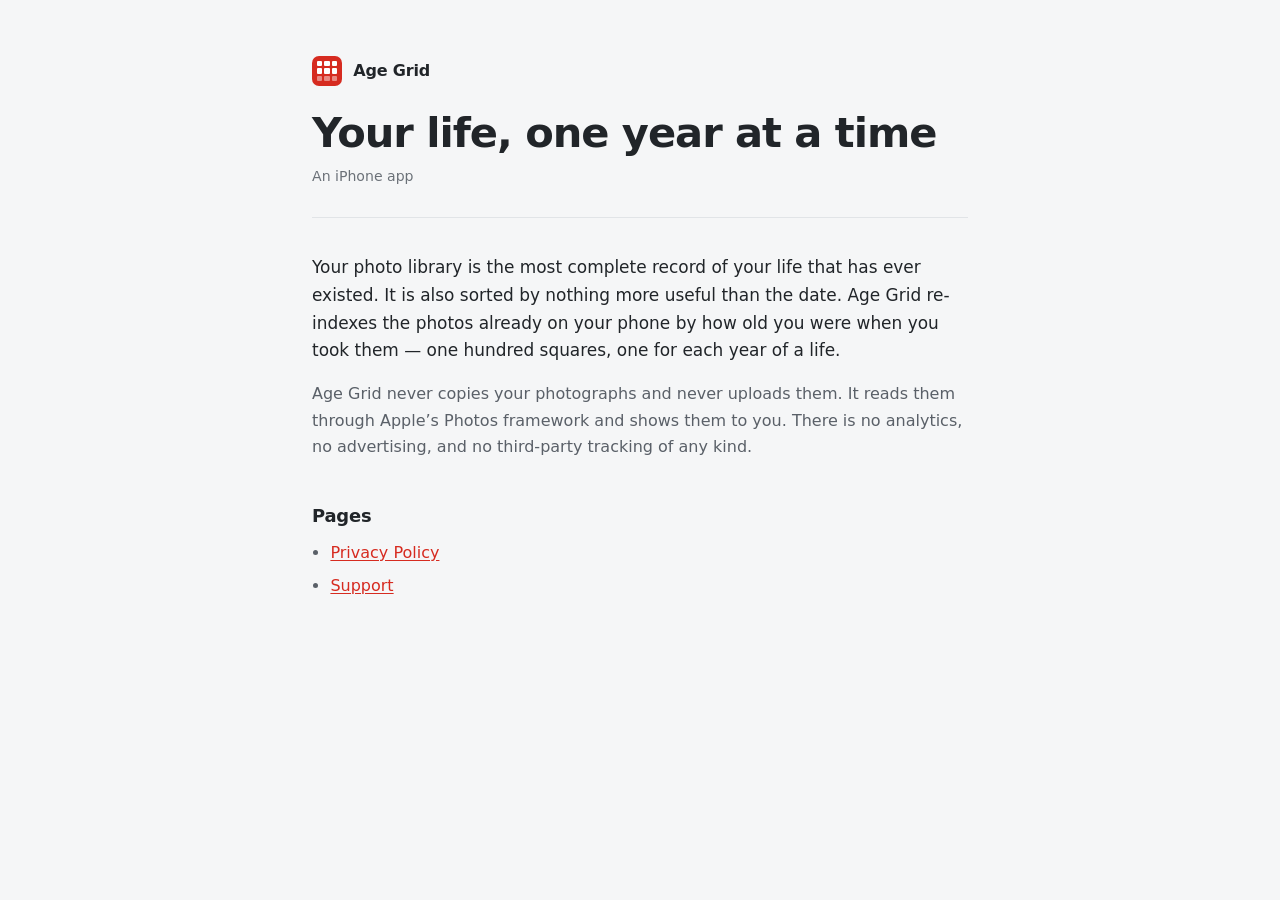
<file: index.html>
<!doctype html>
<html lang="en">
<head>
<meta charset="utf-8">
<meta name="viewport" content="width=device-width,initial-scale=1">
<title>Age Grid</title>
<meta name="description" content="Age Grid re-indexes the photos already on your phone by how old you were when you took them.">
<link rel="stylesheet" href="_shared.css">
</head>
<body>
<div class="wrap">
<header>
  <div class="brand"><span class="mark"><i></i><i></i><i></i><i></i><i></i><i></i><i></i><i></i><i></i></span><span>Age Grid</span></div>
  <h1>Your life, one year at a time</h1>
  <p class="sub">An iPhone app</p>
</header>

<p class="lead">Your photo library is the most complete record of your life that has ever existed. It is also sorted by nothing more useful than the date. Age Grid re-indexes the photos already on your phone by how old you were when you took them — one hundred squares, one for each year of a life.</p>

<p>Age Grid never copies your photographs and never uploads them. It reads them through Apple’s Photos framework and shows them to you. There is no analytics, no advertising, and no third-party tracking of any kind.</p>

<h2>Pages</h2>
<ul>
  <li><a href="privacy.html">Privacy Policy</a></li>
  <li><a href="support.html">Support</a></li>
</ul>
</div>
</body>
</html>
</file>
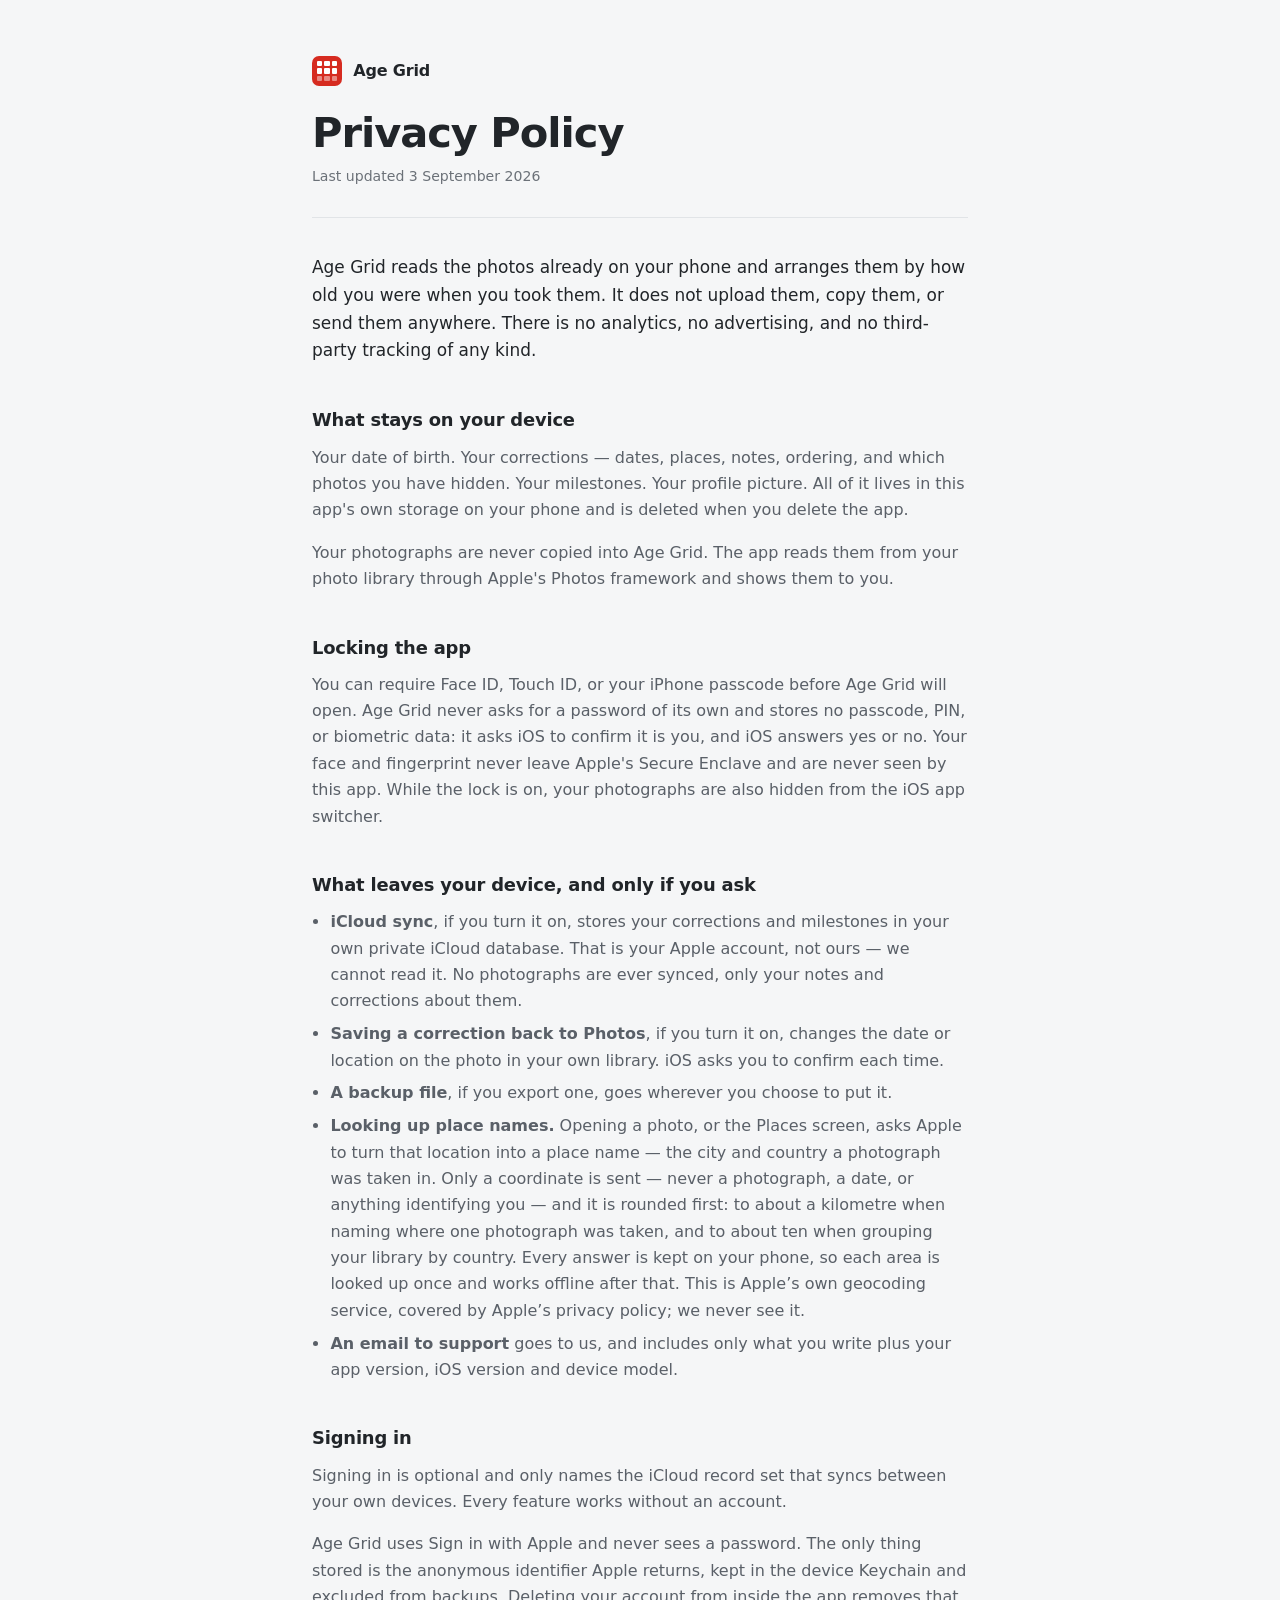
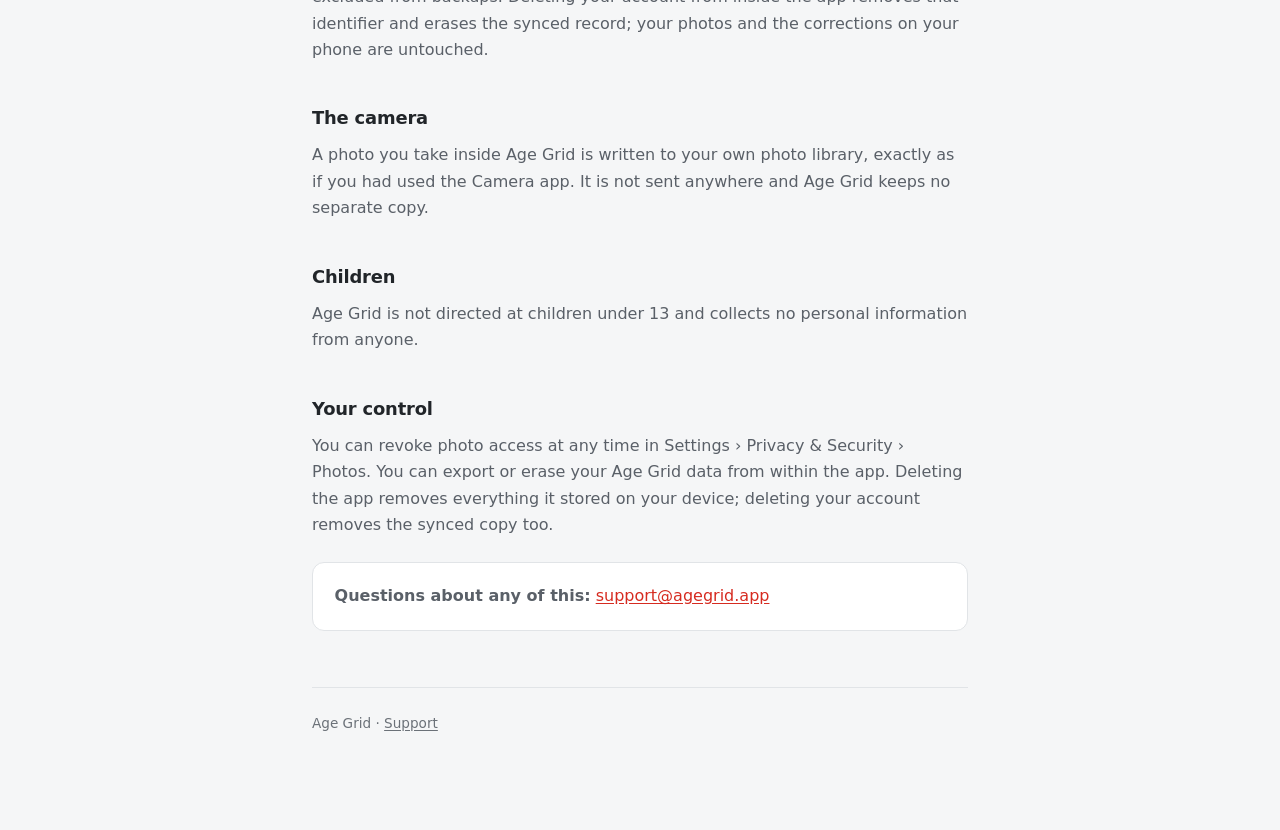
<file: privacy.html>
<!doctype html>
<html lang="en">
<head>
<meta charset="utf-8">
<meta name="viewport" content="width=device-width,initial-scale=1">
<title>Privacy Policy — Age Grid</title>
<meta name="description" content="Age Grid reads the photos already on your phone and arranges them by how old you were. It does not upload them, copy them, or send them anywhere.">
<link rel="stylesheet" href="_shared.css">
</head>
<body>
<div class="wrap">
<header>
  <div class="brand"><span class="mark"><i></i><i></i><i></i><i></i><i></i><i></i><i></i><i></i><i></i></span><span>Age Grid</span></div>
  <h1>Privacy Policy</h1>
  <p class="sub">Last updated 3 September 2026</p>
</header>

<p class="lead">Age Grid reads the photos already on your phone and arranges them by how old you were when you took them. It does not upload them, copy them, or send them anywhere. There is no analytics, no advertising, and no third-party tracking of any kind.</p>

<h2>What stays on your device</h2>
<p>Your date of birth. Your corrections — dates, places, notes, ordering, and which photos you have hidden. Your milestones. Your profile picture. All of it lives in this app's own storage on your phone and is deleted when you delete the app.</p>
<p>Your photographs are never copied into Age Grid. The app reads them from your photo library through Apple's Photos framework and shows them to you.</p>

<h2>Locking the app</h2>
<p>You can require Face ID, Touch ID, or your iPhone passcode before Age Grid will open. Age Grid
   never asks for a password of its own and stores no passcode, PIN, or biometric data: it asks iOS
   to confirm it is you, and iOS answers yes or no. Your face and fingerprint never leave Apple's
   Secure Enclave and are never seen by this app. While the lock is on, your photographs are also
   hidden from the iOS app switcher.</p>

<h2>What leaves your device, and only if you ask</h2>
<ul>
  <li><strong>iCloud sync</strong>, if you turn it on, stores your corrections and milestones in your own private iCloud database. That is your Apple account, not ours — we cannot read it. No photographs are ever synced, only your notes and corrections about them.</li>
  <li><strong>Saving a correction back to Photos</strong>, if you turn it on, changes the date or location on the photo in your own library. iOS asks you to confirm each time.</li>
  <li><strong>A backup file</strong>, if you export one, goes wherever you choose to put it.</li>
  <li><strong>Looking up place names.</strong> Opening a photo, or the Places screen, asks
      Apple to turn that location into a place name — the city and country a photograph was
      taken in. Only a coordinate is sent — never a photograph, a date, or anything
      identifying you — and it is rounded first: to about a kilometre when naming where one
      photograph was taken, and to about ten when grouping your library by country. Every
      answer is kept on your phone, so each area is looked up once and works offline after
      that. This is Apple’s own geocoding service, covered by Apple’s privacy policy; we
      never see it.</li>
  <li><strong>An email to support</strong> goes to us, and includes only what you write plus your app version, iOS version and device model.</li>
</ul>

<h2>Signing in</h2>
<p>Signing in is optional and only names the iCloud record set that syncs between your own devices. Every feature works without an account.</p>
<p>Age Grid uses Sign in with Apple and never sees a password. The only thing stored is the anonymous identifier Apple returns, kept in the device Keychain and excluded from backups. Deleting your account from inside the app removes that identifier and erases the synced record; your photos and the corrections on your phone are untouched.</p>

<h2>The camera</h2>
<p>A photo you take inside Age Grid is written to your own photo library, exactly as if you had used the Camera app. It is not sent anywhere and Age Grid keeps no separate copy.</p>

<h2>Children</h2>
<p>Age Grid is not directed at children under 13 and collects no personal information from anyone.</p>

<h2>Your control</h2>
<p>You can revoke photo access at any time in Settings › Privacy &amp; Security › Photos. You can export or erase your Age Grid data from within the app. Deleting the app removes everything it stored on your device; deleting your account removes the synced copy too.</p>

<div class="card">
  <p><strong>Questions about any of this:</strong> <a href="mailto:support@agegrid.app">support@agegrid.app</a></p>
</div>

<footer>Age Grid · <a href="support.html">Support</a></footer>
</div>
</body>
</html>
</file>
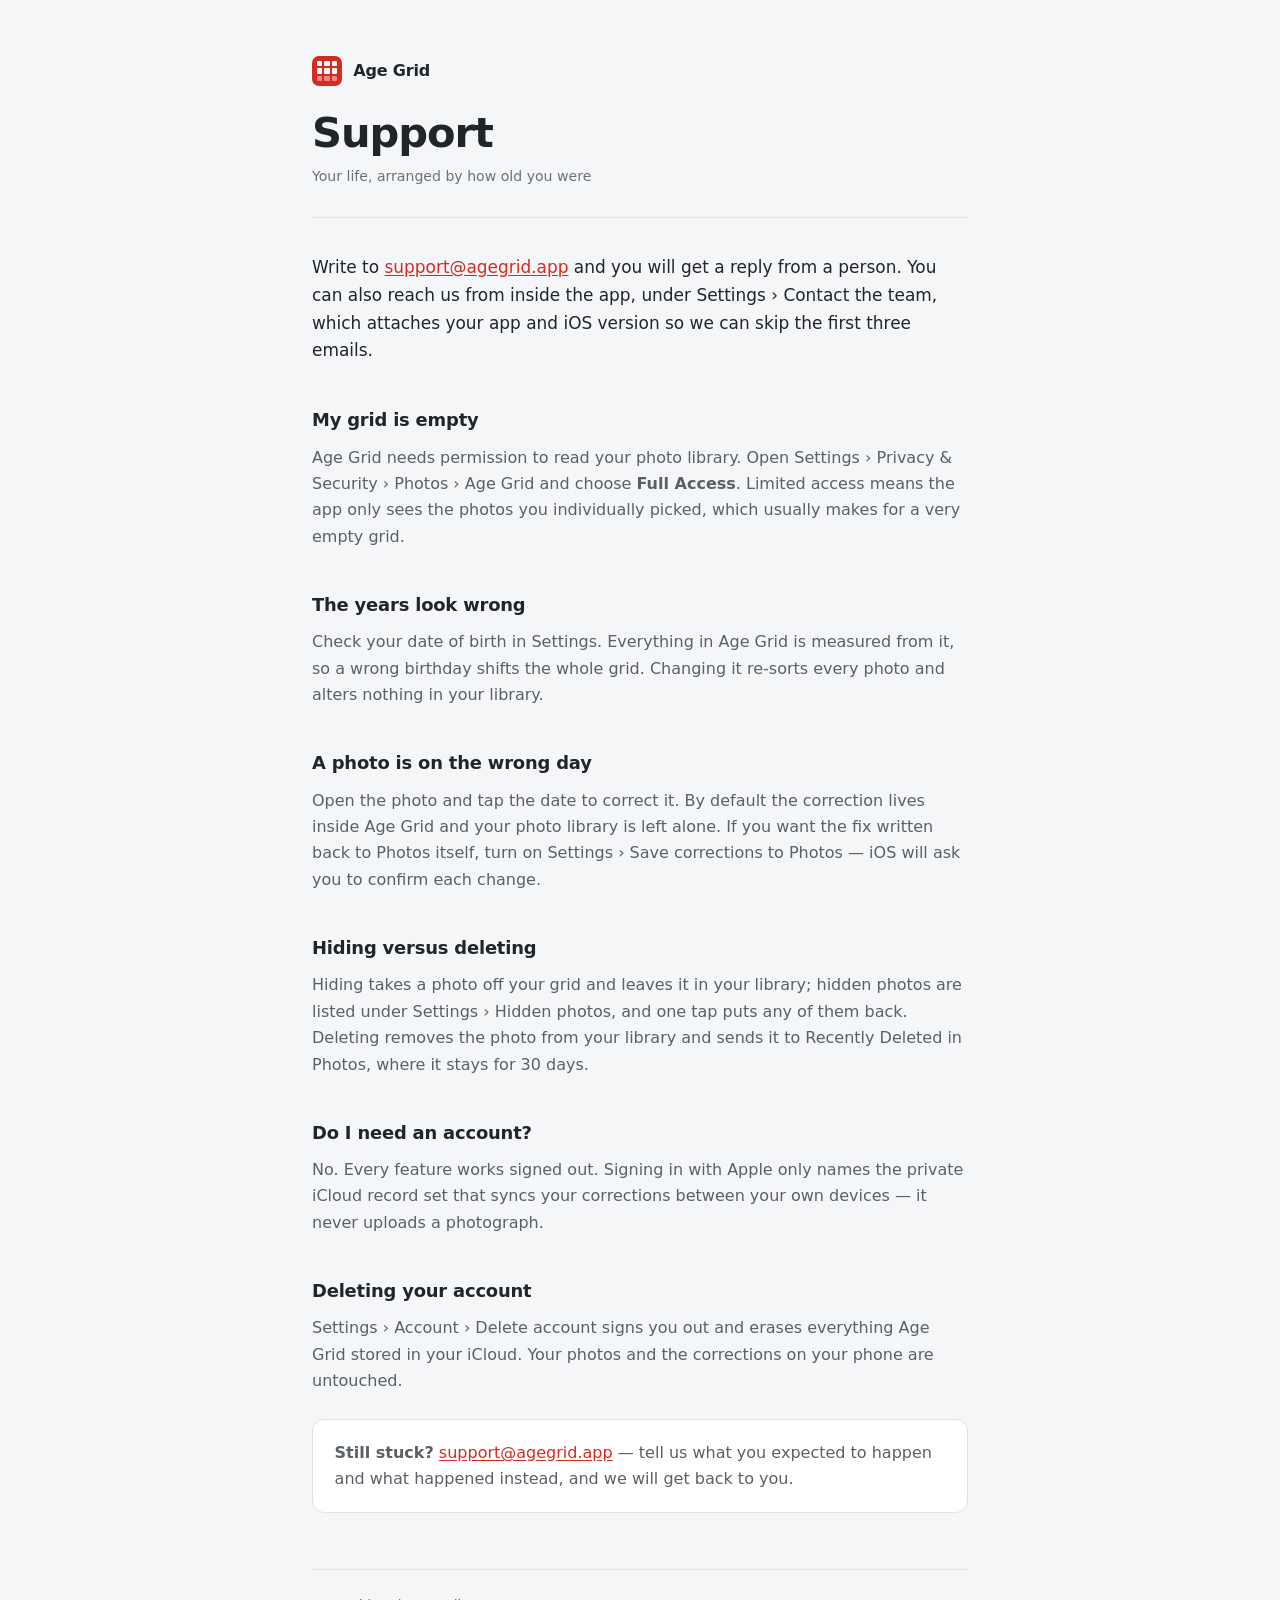
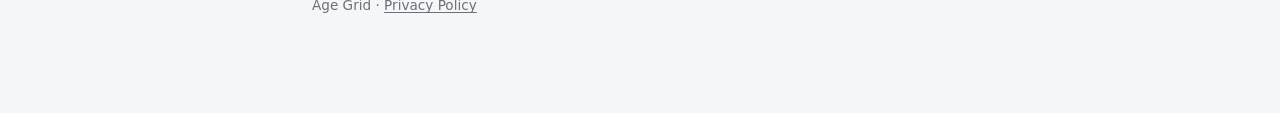
<file: support.html>
<!doctype html>
<html lang="en">
<head>
<meta charset="utf-8">
<meta name="viewport" content="width=device-width,initial-scale=1">
<title>Support — Age Grid</title>
<meta name="description" content="Help with Age Grid: the photo app that sorts your library by how old you were.">
<link rel="stylesheet" href="_shared.css">
</head>
<body>
<div class="wrap">
<header>
  <div class="brand"><span class="mark"><i></i><i></i><i></i><i></i><i></i><i></i><i></i><i></i><i></i></span><span>Age Grid</span></div>
  <h1>Support</h1>
  <p class="sub">Your life, arranged by how old you were</p>
</header>

<p class="lead">Write to <a href="mailto:support@agegrid.app">support@agegrid.app</a> and you will get a reply from a person. You can also reach us from inside the app, under Settings › Contact the team, which attaches your app and iOS version so we can skip the first three emails.</p>

<h2>My grid is empty</h2>
<p>Age Grid needs permission to read your photo library. Open Settings › Privacy &amp; Security › Photos › Age Grid and choose <strong>Full Access</strong>. Limited access means the app only sees the photos you individually picked, which usually makes for a very empty grid.</p>

<h2>The years look wrong</h2>
<p>Check your date of birth in Settings. Everything in Age Grid is measured from it, so a wrong birthday shifts the whole grid. Changing it re-sorts every photo and alters nothing in your library.</p>

<h2>A photo is on the wrong day</h2>
<p>Open the photo and tap the date to correct it. By default the correction lives inside Age Grid and your photo library is left alone. If you want the fix written back to Photos itself, turn on Settings › Save corrections to Photos — iOS will ask you to confirm each change.</p>

<h2>Hiding versus deleting</h2>
<p>Hiding takes a photo off your grid and leaves it in your library; hidden photos are listed under Settings › Hidden photos, and one tap puts any of them back. Deleting removes the photo from your library and sends it to Recently Deleted in Photos, where it stays for 30 days.</p>

<h2>Do I need an account?</h2>
<p>No. Every feature works signed out. Signing in with Apple only names the private iCloud record set that syncs your corrections between your own devices — it never uploads a photograph.</p>

<h2>Deleting your account</h2>
<p>Settings › Account › Delete account signs you out and erases everything Age Grid stored in your iCloud. Your photos and the corrections on your phone are untouched.</p>

<div class="card">
  <p><strong>Still stuck?</strong> <a href="mailto:support@agegrid.app">support@agegrid.app</a> — tell us what you expected to happen and what happened instead, and we will get back to you.</p>
</div>

<footer>Age Grid · <a href="privacy.html">Privacy Policy</a></footer>
</div>
</body>
</html>
</file>
<file: _shared.css>
:root{
  --ground:#F5F6F7; --surface:#FFFFFF; --ink:#212529; --ink-2:#5A6068; --ink-3:#6B7178;
  --rule:#E1E4E7; --mark:#D62B20;
}
@media (prefers-color-scheme:dark){
  :root{
    --ground:#000000; --surface:#1A1D21; --ink:#F5F6F7; --ink-2:#A9B0B8; --ink-3:#858D96;
    --rule:#2A2F35; --mark:#FF6B5E;
  }
}
*{box-sizing:border-box}
body{
  margin:0;background:var(--ground);color:var(--ink);
  font:16px/1.65 -apple-system,BlinkMacSystemFont,"Segoe UI",system-ui,sans-serif;
  -webkit-font-smoothing:antialiased;
}
.wrap{max-width:44rem;margin:0 auto;padding:3.5rem 1.5rem 6rem}
header{border-bottom:1px solid var(--rule);padding-bottom:1.75rem;margin-bottom:2.25rem}
.brand{display:flex;align-items:center;gap:.7rem;margin-bottom:1.5rem}
.mark{width:30px;height:30px;border-radius:7px;background:var(--mark);display:grid;
      grid-template-columns:repeat(3,1fr);gap:2px;padding:5px}
.mark i{background:#fff;border-radius:1px}
.mark i:nth-child(n+7){opacity:.45}
.brand span{font-weight:600;letter-spacing:-.01em}
h1{font-size:clamp(1.9rem,5vw,2.6rem);line-height:1.1;letter-spacing:-.025em;margin:0;text-wrap:balance}
.sub{color:var(--ink-3);font-size:.88rem;margin:.6rem 0 0}
h2{font-size:1.12rem;letter-spacing:-.01em;margin:2.5rem 0 .6rem;text-wrap:balance}
p{margin:0 0 1rem;color:var(--ink-2)}
p.lead{font-size:1.06rem;color:var(--ink)}
ul{margin:0 0 1rem;padding-left:1.15rem;color:var(--ink-2)}
li{margin-bottom:.4rem}
a{color:var(--mark);text-underline-offset:2px}
.card{background:var(--surface);border:1px solid var(--rule);border-radius:12px;
      padding:1.25rem 1.35rem;margin:1.5rem 0}
.card p:last-child{margin:0}
footer{border-top:1px solid var(--rule);margin-top:3.5rem;padding-top:1.5rem;
       color:var(--ink-3);font-size:.85rem}
footer a{color:var(--ink-3)}
</file>
